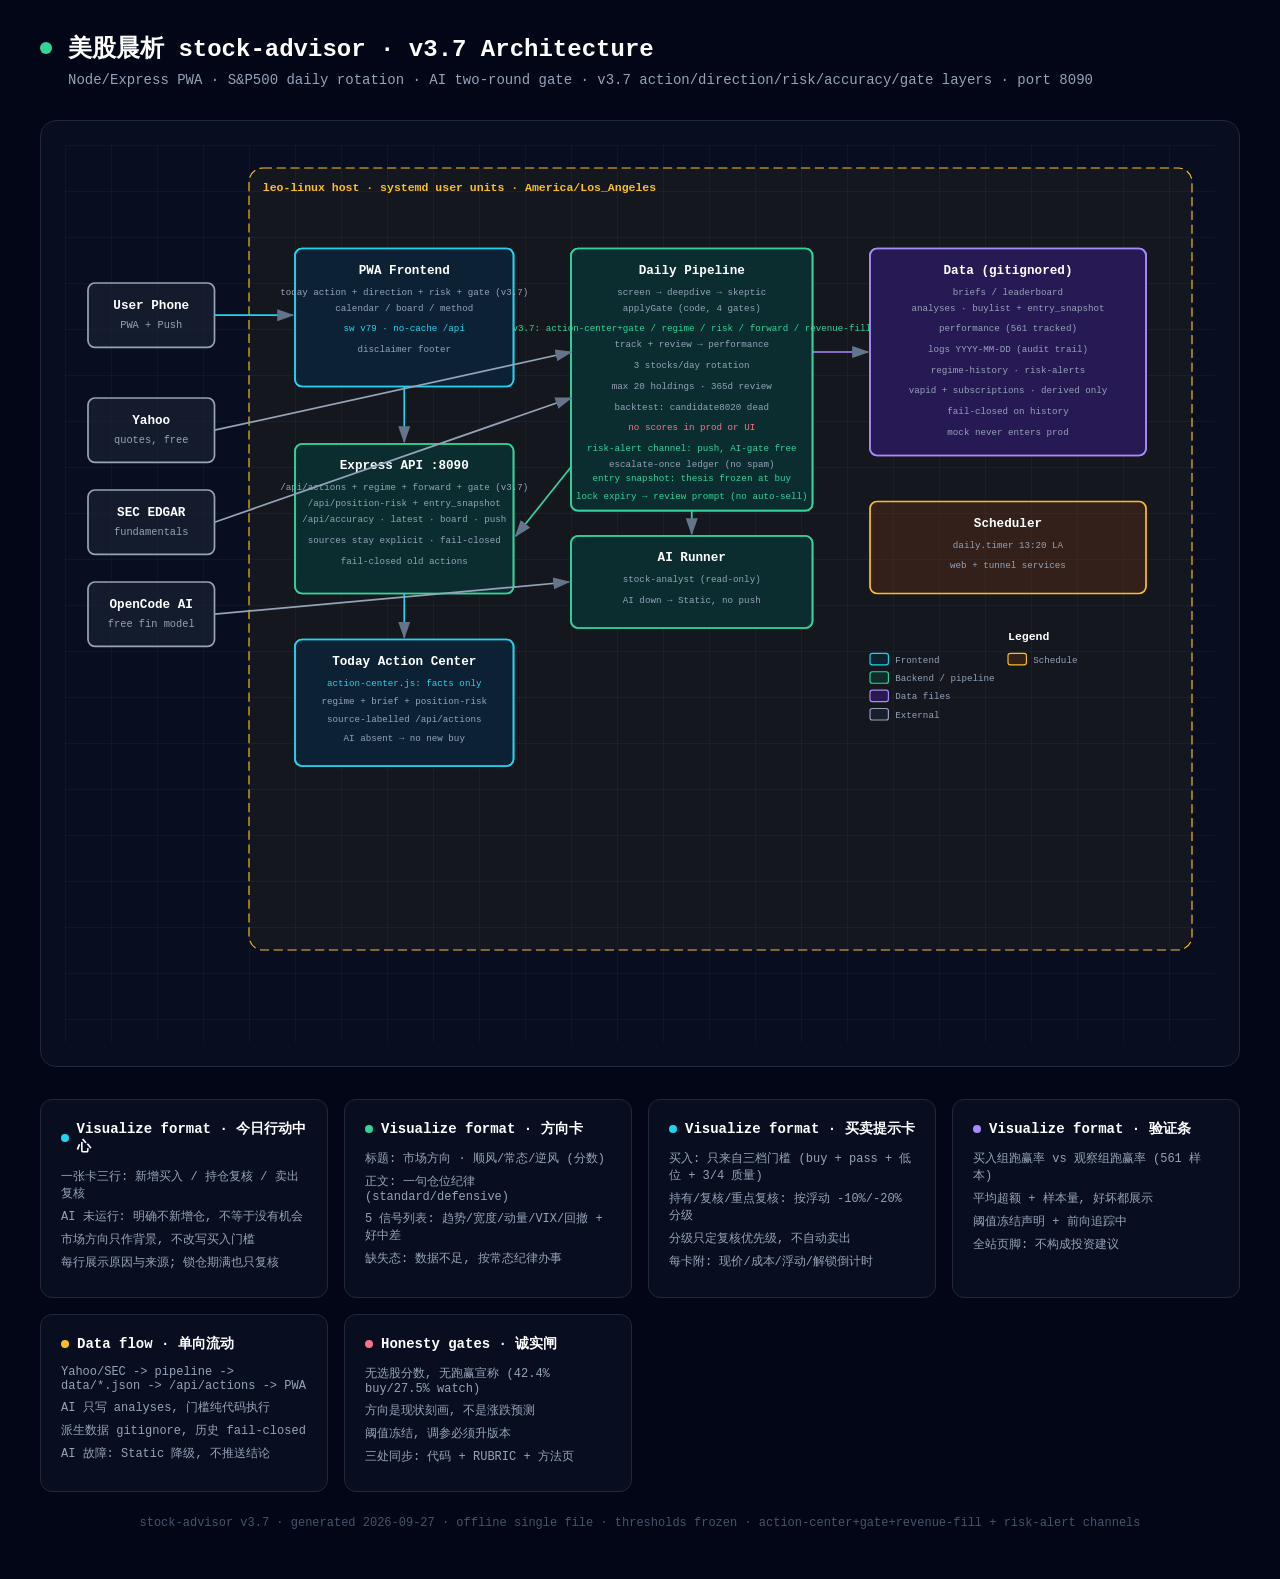
<file: architecture.html>
<!DOCTYPE html>
<html lang="zh-CN">
<head>
<meta charset="UTF-8">
<meta name="viewport" content="width=device-width, initial-scale=1.0">
<title>美股晨析 v3.7 Architecture</title>
<style>
*{margin:0;padding:0;box-sizing:border-box}
body{font-family:'JetBrains Mono',monospace;background:#020617;min-height:100vh;padding:2rem;color:white}
.container{max-width:1200px;margin:0 auto}
.header{margin-bottom:2rem}
.header-row{display:flex;align-items:center;gap:1rem;margin-bottom:.5rem}
.pulse-dot{width:12px;height:12px;background:#34d399;border-radius:50%;animation:pulse 2s infinite}
@keyframes pulse{0%,100%{opacity:1}50%{opacity:.5}}
h1{font-size:1.5rem;font-weight:700}
.subtitle{color:#94a3b8;font-size:.875rem;margin-left:1.75rem}
.diagram-container{background:rgba(15,23,42,.5);border-radius:1rem;border:1px solid #1e293b;padding:1.5rem;overflow-x:auto}
svg{width:100%;min-width:900px;display:block}
.cards{display:grid;grid-template-columns:repeat(auto-fit,minmax(280px,1fr));gap:1rem;margin-top:2rem}
.card{background:rgba(15,23,42,.5);border-radius:.75rem;border:1px solid #1e293b;padding:1.25rem}
.card-header{display:flex;align-items:center;gap:.5rem;margin-bottom:.75rem}
.card-dot{width:8px;height:8px;border-radius:50%}
.card-dot.cyan{background:#22d3ee}.card-dot.emerald{background:#34d399}.card-dot.violet{background:#a78bfa}.card-dot.amber{background:#fbbf24}.card-dot.rose{background:#fb7185}
.card h3{font-size:.875rem;font-weight:600}
.card ul{list-style:none;color:#94a3b8;font-size:.75rem}
.card li{margin-bottom:.375rem}
.footer{text-align:center;margin-top:1.5rem;color:#475569;font-size:.75rem}
</style>
</head>
<body>
<div class="container">
<div class="header">
<div class="header-row"><div class="pulse-dot"></div><h1>美股晨析 stock-advisor · v3.7 Architecture</h1></div>
<p class="subtitle">Node/Express PWA · S&amp;P500 daily rotation · AI two-round gate · v3.7 action/direction/risk/accuracy/gate layers · port 8090</p>
</div>
<div class="diagram-container">
<svg viewBox="0 0 1000 780">
<defs>
<marker id="arrowhead" markerWidth="10" markerHeight="7" refX="9" refY="3.5" orient="auto"><polygon points="0 0, 10 3.5, 0 7" fill="#64748b"/></marker>
<pattern id="grid" width="40" height="40" patternUnits="userSpaceOnUse"><path d="M 40 0 L 0 0 0 40" fill="none" stroke="#1e293b" stroke-width="0.5"/></pattern>
</defs>
<rect width="100%" height="100%" fill="url(#grid)"/>
<rect x="160" y="20" width="820" height="680" rx="12" fill="rgba(251,191,36,0.05)" stroke="#fbbf24" stroke-width="1" stroke-dasharray="8,4"/>
<text x="172" y="40" fill="#fbbf24" font-size="10" font-weight="600">leo-linux host · systemd user units · America/Los_Angeles</text>
<rect x="20" y="120" width="110" height="56" rx="6" fill="rgba(30,41,59,0.5)" stroke="#94a3b8" stroke-width="1.5"/>
<text x="75" y="143" fill="white" font-size="11" font-weight="600" text-anchor="middle">User Phone</text>
<text x="75" y="159" fill="#94a3b8" font-size="9" text-anchor="middle">PWA + Push</text>
<rect x="20" y="220" width="110" height="56" rx="6" fill="rgba(30,41,59,0.5)" stroke="#94a3b8" stroke-width="1.5"/>
<text x="75" y="243" fill="white" font-size="11" font-weight="600" text-anchor="middle">Yahoo</text>
<text x="75" y="259" fill="#94a3b8" font-size="9" text-anchor="middle">quotes, free</text>
<rect x="20" y="300" width="110" height="56" rx="6" fill="rgba(30,41,59,0.5)" stroke="#94a3b8" stroke-width="1.5"/>
<text x="75" y="323" fill="white" font-size="11" font-weight="600" text-anchor="middle">SEC EDGAR</text>
<text x="75" y="339" fill="#94a3b8" font-size="9" text-anchor="middle">fundamentals</text>
<rect x="20" y="380" width="110" height="56" rx="6" fill="rgba(30,41,59,0.5)" stroke="#94a3b8" stroke-width="1.5"/>
<text x="75" y="403" fill="white" font-size="11" font-weight="600" text-anchor="middle">OpenCode AI</text>
<text x="75" y="419" fill="#94a3b8" font-size="9" text-anchor="middle">free fin model</text>
<rect x="200" y="90" width="190" height="120" rx="6" fill="#0f172a" stroke="#22d3ee" stroke-width="1.5"/>
<rect x="200" y="90" width="190" height="120" rx="6" fill="rgba(8,51,68,0.4)" stroke="#22d3ee" stroke-width="1.5"/>
<text x="295" y="112" fill="white" font-size="11" font-weight="600" text-anchor="middle">PWA Frontend</text>
<text x="295" y="130" fill="#94a3b8" font-size="8" text-anchor="middle">today action + direction + risk + gate (v3.7)</text>
<text x="295" y="144" fill="#94a3b8" font-size="8" text-anchor="middle">calendar / board / method</text>
<text x="295" y="162" fill="#22d3ee" font-size="8" text-anchor="middle">sw v79 · no-cache /api</text>
<text x="295" y="180" fill="#94a3b8" font-size="8" text-anchor="middle">disclaimer footer</text>
<rect x="200" y="260" width="190" height="130" rx="6" fill="#0f172a" stroke="#34d399" stroke-width="1.5"/>
<rect x="200" y="260" width="190" height="130" rx="6" fill="rgba(6,78,59,0.4)" stroke="#34d399" stroke-width="1.5"/>
<text x="295" y="282" fill="white" font-size="11" font-weight="600" text-anchor="middle">Express API :8090</text>
<text x="295" y="300" fill="#94a3b8" font-size="8" text-anchor="middle">/api/actions + regime + forward + gate (v3.7)</text>
<text x="295" y="314" fill="#94a3b8" font-size="8" text-anchor="middle">/api/position-risk + entry_snapshot</text>
<text x="295" y="328" fill="#94a3b8" font-size="8" text-anchor="middle">/api/accuracy · latest · board · push</text>
<text x="295" y="346" fill="#94a3b8" font-size="8" text-anchor="middle">sources stay explicit · fail-closed</text>
<text x="295" y="364" fill="#94a3b8" font-size="8" text-anchor="middle">fail-closed old actions</text>
<rect x="200" y="430" width="190" height="110" rx="6" fill="#0f172a" stroke="#22d3ee" stroke-width="1.5"/>
<rect x="200" y="430" width="190" height="110" rx="6" fill="rgba(8,51,68,0.4)" stroke="#22d3ee" stroke-width="1.5"/>
<text x="295" y="452" fill="white" font-size="11" font-weight="600" text-anchor="middle">Today Action Center</text>
<text x="295" y="470" fill="#22d3ee" font-size="8" text-anchor="middle">action-center.js: facts only</text>
<text x="295" y="486" fill="#94a3b8" font-size="8" text-anchor="middle">regime + brief + position-risk</text>
<text x="295" y="502" fill="#94a3b8" font-size="8" text-anchor="middle">source-labelled /api/actions</text>
<text x="295" y="518" fill="#94a3b8" font-size="8" text-anchor="middle">AI absent → no new buy</text>
<rect x="440" y="90" width="210" height="228" rx="6" fill="#0f172a" stroke="#34d399" stroke-width="1.5"/>
<rect x="440" y="90" width="210" height="228" rx="6" fill="rgba(6,78,59,0.4)" stroke="#34d399" stroke-width="1.5"/>
<text x="545" y="112" fill="white" font-size="11" font-weight="600" text-anchor="middle">Daily Pipeline</text>
<text x="545" y="130" fill="#94a3b8" font-size="8" text-anchor="middle">screen → deepdive → skeptic</text>
<text x="545" y="144" fill="#94a3b8" font-size="8" text-anchor="middle">applyGate (code, 4 gates)</text>
<text x="545" y="162" fill="#34d399" font-size="8" text-anchor="middle">v3.7: action-center+gate / regime / risk / forward / revenue-fill</text>
<text x="545" y="176" fill="#94a3b8" font-size="8" text-anchor="middle">track + review → performance</text>
<text x="545" y="194" fill="#94a3b8" font-size="8" text-anchor="middle">3 stocks/day rotation</text>
<text x="545" y="212" fill="#94a3b8" font-size="8" text-anchor="middle">max 20 holdings · 365d review</text>
<text x="545" y="230" fill="#94a3b8" font-size="8" text-anchor="middle">backtest: candidate8020 dead</text>
<text x="545" y="248" fill="#fb7185" font-size="8" text-anchor="middle">no scores in prod or UI</text>
<text x="545" y="266" fill="#34d399" font-size="8" text-anchor="middle">risk-alert channel: push, AI-gate free</text>
<text x="545" y="280" fill="#94a3b8" font-size="8" text-anchor="middle">escalate-once ledger (no spam)</text>
<text x="545" y="292" fill="#34d399" font-size="8" text-anchor="middle">entry snapshot: thesis frozen at buy</text>
<text x="545" y="308" fill="#34d399" font-size="8" text-anchor="middle">lock expiry → review prompt (no auto-sell)</text>
<rect x="440" y="340" width="210" height="80" rx="6" fill="#0f172a" stroke="#34d399" stroke-width="1.5"/>
<rect x="440" y="340" width="210" height="80" rx="6" fill="rgba(6,78,59,0.4)" stroke="#34d399" stroke-width="1.5"/>
<text x="545" y="362" fill="white" font-size="11" font-weight="600" text-anchor="middle">AI Runner</text>
<text x="545" y="380" fill="#94a3b8" font-size="8" text-anchor="middle">stock-analyst (read-only)</text>
<text x="545" y="398" fill="#94a3b8" font-size="8" text-anchor="middle">AI down → Static, no push</text>
<rect x="700" y="90" width="240" height="180" rx="6" fill="#0f172a" stroke="#a78bfa" stroke-width="1.5"/>
<rect x="700" y="90" width="240" height="180" rx="6" fill="rgba(76,29,149,0.4)" stroke="#a78bfa" stroke-width="1.5"/>
<text x="820" y="112" fill="white" font-size="11" font-weight="600" text-anchor="middle">Data (gitignored)</text>
<text x="820" y="130" fill="#94a3b8" font-size="8" text-anchor="middle">briefs / leaderboard</text>
<text x="820" y="144" fill="#94a3b8" font-size="8" text-anchor="middle">analyses · buylist + entry_snapshot</text>
<text x="820" y="162" fill="#94a3b8" font-size="8" text-anchor="middle">performance (561 tracked)</text>
<text x="820" y="180" fill="#94a3b8" font-size="8" text-anchor="middle">logs YYYY-MM-DD (audit trail)</text>
<text x="820" y="198" fill="#94a3b8" font-size="8" text-anchor="middle">regime-history · risk-alerts</text>
<text x="820" y="216" fill="#94a3b8" font-size="8" text-anchor="middle">vapid + subscriptions · derived only</text>
<text x="820" y="234" fill="#94a3b8" font-size="8" text-anchor="middle">fail-closed on history</text>
<text x="820" y="252" fill="#94a3b8" font-size="8" text-anchor="middle">mock never enters prod</text>
<rect x="700" y="310" width="240" height="80" rx="6" fill="rgba(120,53,15,0.3)" stroke="#fbbf24" stroke-width="1.5"/>
<text x="820" y="332" fill="white" font-size="11" font-weight="600" text-anchor="middle">Scheduler</text>
<text x="820" y="350" fill="#94a3b8" font-size="8" text-anchor="middle">daily.timer 13:20 LA</text>
<text x="820" y="368" fill="#94a3b8" font-size="8" text-anchor="middle">web + tunnel services</text>
<line x1="130" y1="148" x2="198" y2="148" stroke="#22d3ee" stroke-width="1.5" marker-end="url(#arrowhead)"/>
<line x1="295" y1="210" x2="295" y2="258" stroke="#22d3ee" stroke-width="1.5" marker-end="url(#arrowhead)"/>
<line x1="295" y1="390" x2="295" y2="428" stroke="#22d3ee" stroke-width="1.5" marker-end="url(#arrowhead)"/>
<line x1="130" y1="248" x2="440" y2="180" stroke="#94a3b8" stroke-width="1.5" marker-end="url(#arrowhead)"/>
<line x1="130" y1="328" x2="440" y2="220" stroke="#94a3b8" stroke-width="1.5" marker-end="url(#arrowhead)"/>
<line x1="130" y1="408" x2="438" y2="380" stroke="#94a3b8" stroke-width="1.5" marker-end="url(#arrowhead)"/>
<line x1="440" y1="280" x2="392" y2="340" stroke="#34d399" stroke-width="1.5" marker-end="url(#arrowhead)"/>
<line x1="650" y1="180" x2="698" y2="180" stroke="#a78bfa" stroke-width="1.5" marker-end="url(#arrowhead)"/>
<line x1="545" y1="318" x2="545" y2="338" stroke="#34d399" stroke-width="1.5" marker-end="url(#arrowhead)"/>
<text x="820" y="430" fill="white" font-size="10" font-weight="600">Legend</text>
<rect x="700" y="442" width="16" height="10" rx="2" fill="rgba(8,51,68,0.4)" stroke="#22d3ee" stroke-width="1"/>
<text x="722" y="450" fill="#94a3b8" font-size="8">Frontend</text>
<rect x="700" y="458" width="16" height="10" rx="2" fill="rgba(6,78,59,0.4)" stroke="#34d399" stroke-width="1"/>
<text x="722" y="466" fill="#94a3b8" font-size="8">Backend / pipeline</text>
<rect x="700" y="474" width="16" height="10" rx="2" fill="rgba(76,29,149,0.4)" stroke="#a78bfa" stroke-width="1"/>
<text x="722" y="482" fill="#94a3b8" font-size="8">Data files</text>
<rect x="700" y="490" width="16" height="10" rx="2" fill="rgba(30,41,59,0.5)" stroke="#94a3b8" stroke-width="1"/>
<text x="722" y="498" fill="#94a3b8" font-size="8">External</text>
<rect x="820" y="442" width="16" height="10" rx="2" fill="rgba(120,53,15,0.3)" stroke="#fbbf24" stroke-width="1"/>
<text x="842" y="450" fill="#94a3b8" font-size="8">Schedule</text>
</svg>
</div>
<div class="cards">
<div class="card"><div class="card-header"><div class="card-dot cyan"></div><h3>Visualize format · 今日行动中心</h3></div>
<ul><li>一张卡三行: 新增买入 / 持仓复核 / 卖出复核</li><li>AI 未运行: 明确不新增仓, 不等于没有机会</li><li>市场方向只作背景, 不改写买入门槛</li><li>每行展示原因与来源; 锁仓期满也只复核</li></ul></div>
<div class="card"><div class="card-header"><div class="card-dot emerald"></div><h3>Visualize format · 方向卡</h3></div>
<ul><li>标题: 市场方向 · 顺风/常态/逆风 (分数)</li><li>正文: 一句仓位纪律 (standard/defensive)</li><li>5 信号列表: 趋势/宽度/动量/VIX/回撤 + 好中差</li><li>缺失态: 数据不足, 按常态纪律办事</li></ul></div>
<div class="card"><div class="card-header"><div class="card-dot cyan"></div><h3>Visualize format · 买卖提示卡</h3></div>
<ul><li>买入: 只来自三档门槛 (buy + pass + 低位 + 3/4 质量)</li><li>持有/复核/重点复核: 按浮动 -10%/-20% 分级</li><li>分级只定复核优先级, 不自动卖出</li><li>每卡附: 现价/成本/浮动/解锁倒计时</li></ul></div>
<div class="card"><div class="card-header"><div class="card-dot violet"></div><h3>Visualize format · 验证条</h3></div>
<ul><li>买入组跑赢率 vs 观察组跑赢率 (561 样本)</li><li>平均超额 + 样本量, 好坏都展示</li><li>阈值冻结声明 + 前向追踪中</li><li>全站页脚: 不构成投资建议</li></ul></div>
<div class="card"><div class="card-header"><div class="card-dot amber"></div><h3>Data flow · 单向流动</h3></div>
<ul><li>Yahoo/SEC -&gt; pipeline -&gt; data/*.json -&gt; /api/actions -&gt; PWA</li><li>AI 只写 analyses, 门槛纯代码执行</li><li>派生数据 gitignore, 历史 fail-closed</li><li>AI 故障: Static 降级, 不推送结论</li></ul></div>
<div class="card"><div class="card-header"><div class="card-dot rose"></div><h3>Honesty gates · 诚实闸</h3></div>
<ul><li>无选股分数, 无跑赢宣称 (42.4% buy/27.5% watch)</li><li>方向是现状刻画, 不是涨跌预测</li><li>阈值冻结, 调参必须升版本</li><li>三处同步: 代码 + RUBRIC + 方法页</li></ul></div>
</div>
<p class="footer">stock-advisor v3.7 · generated 2026-09-27 · offline single file · thresholds frozen · action-center+gate+revenue-fill + risk-alert channels</p>
</div>
</body>
</html>
</file>
